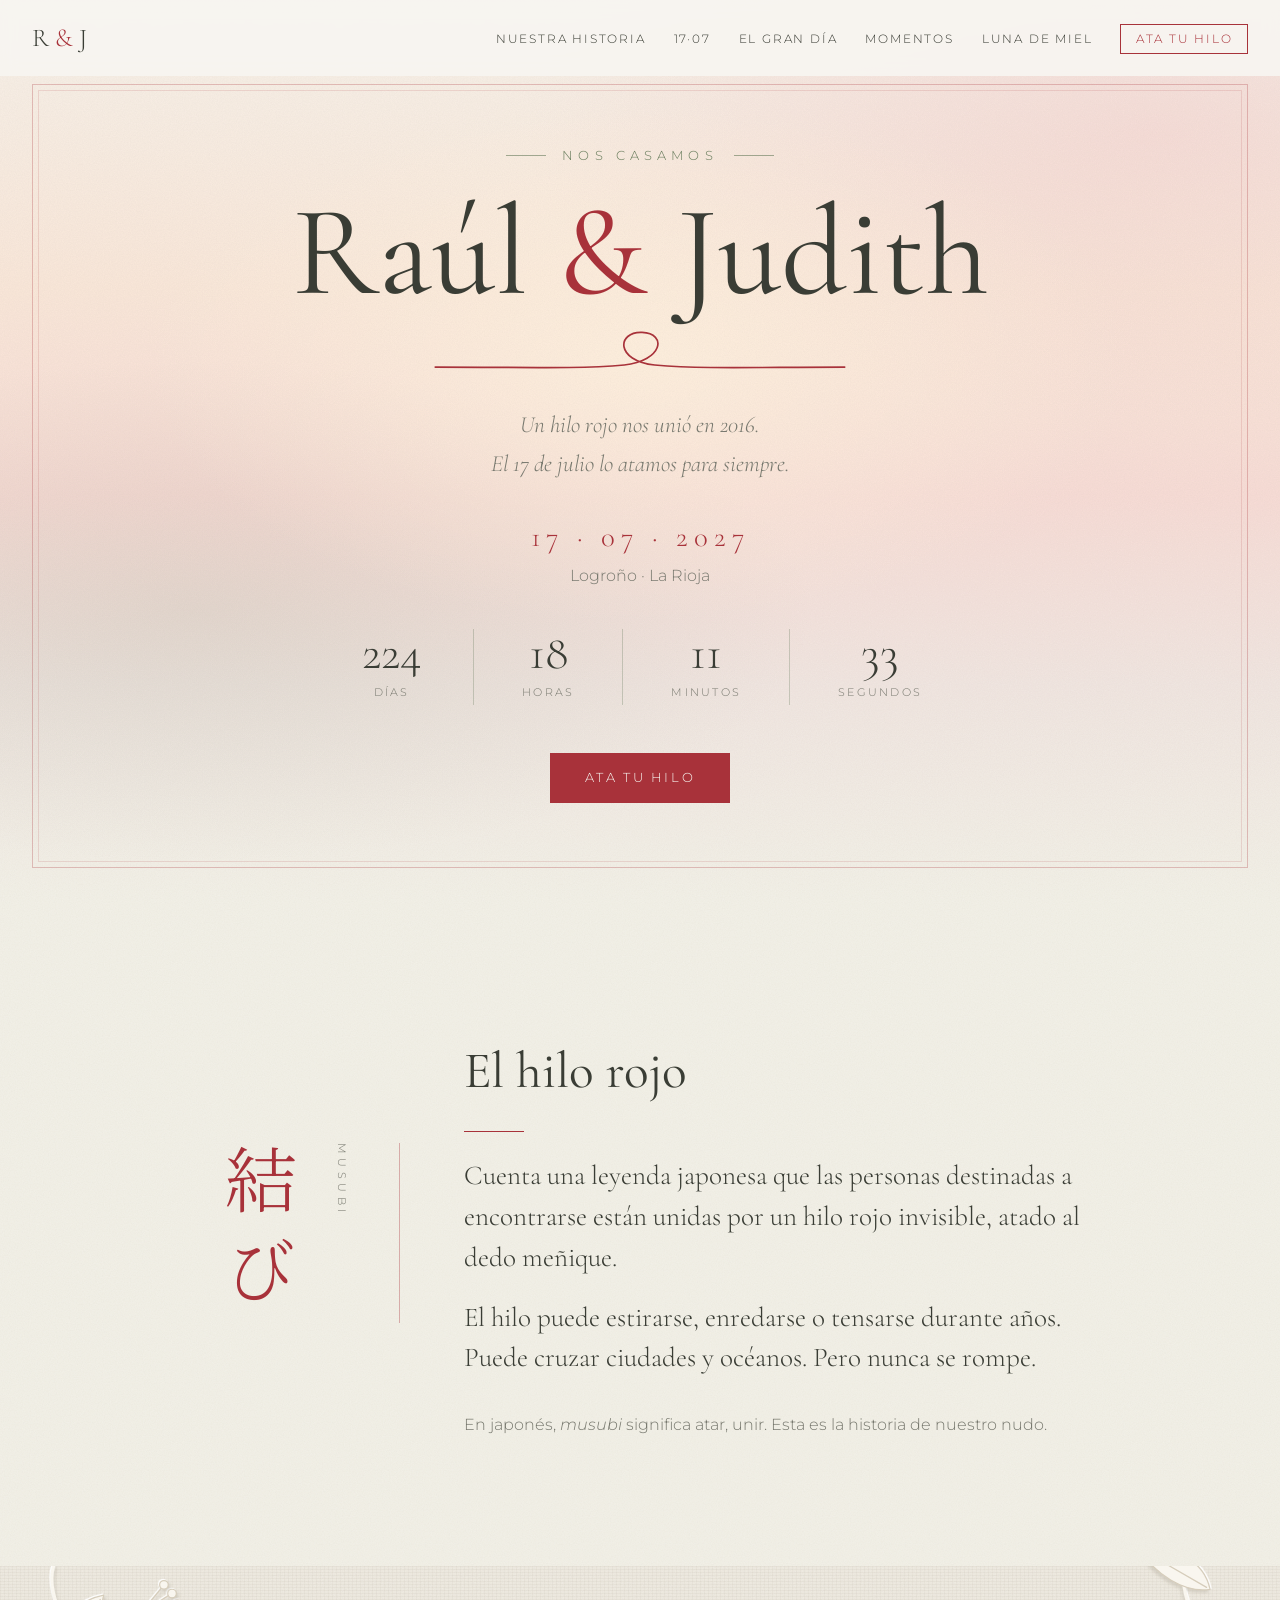
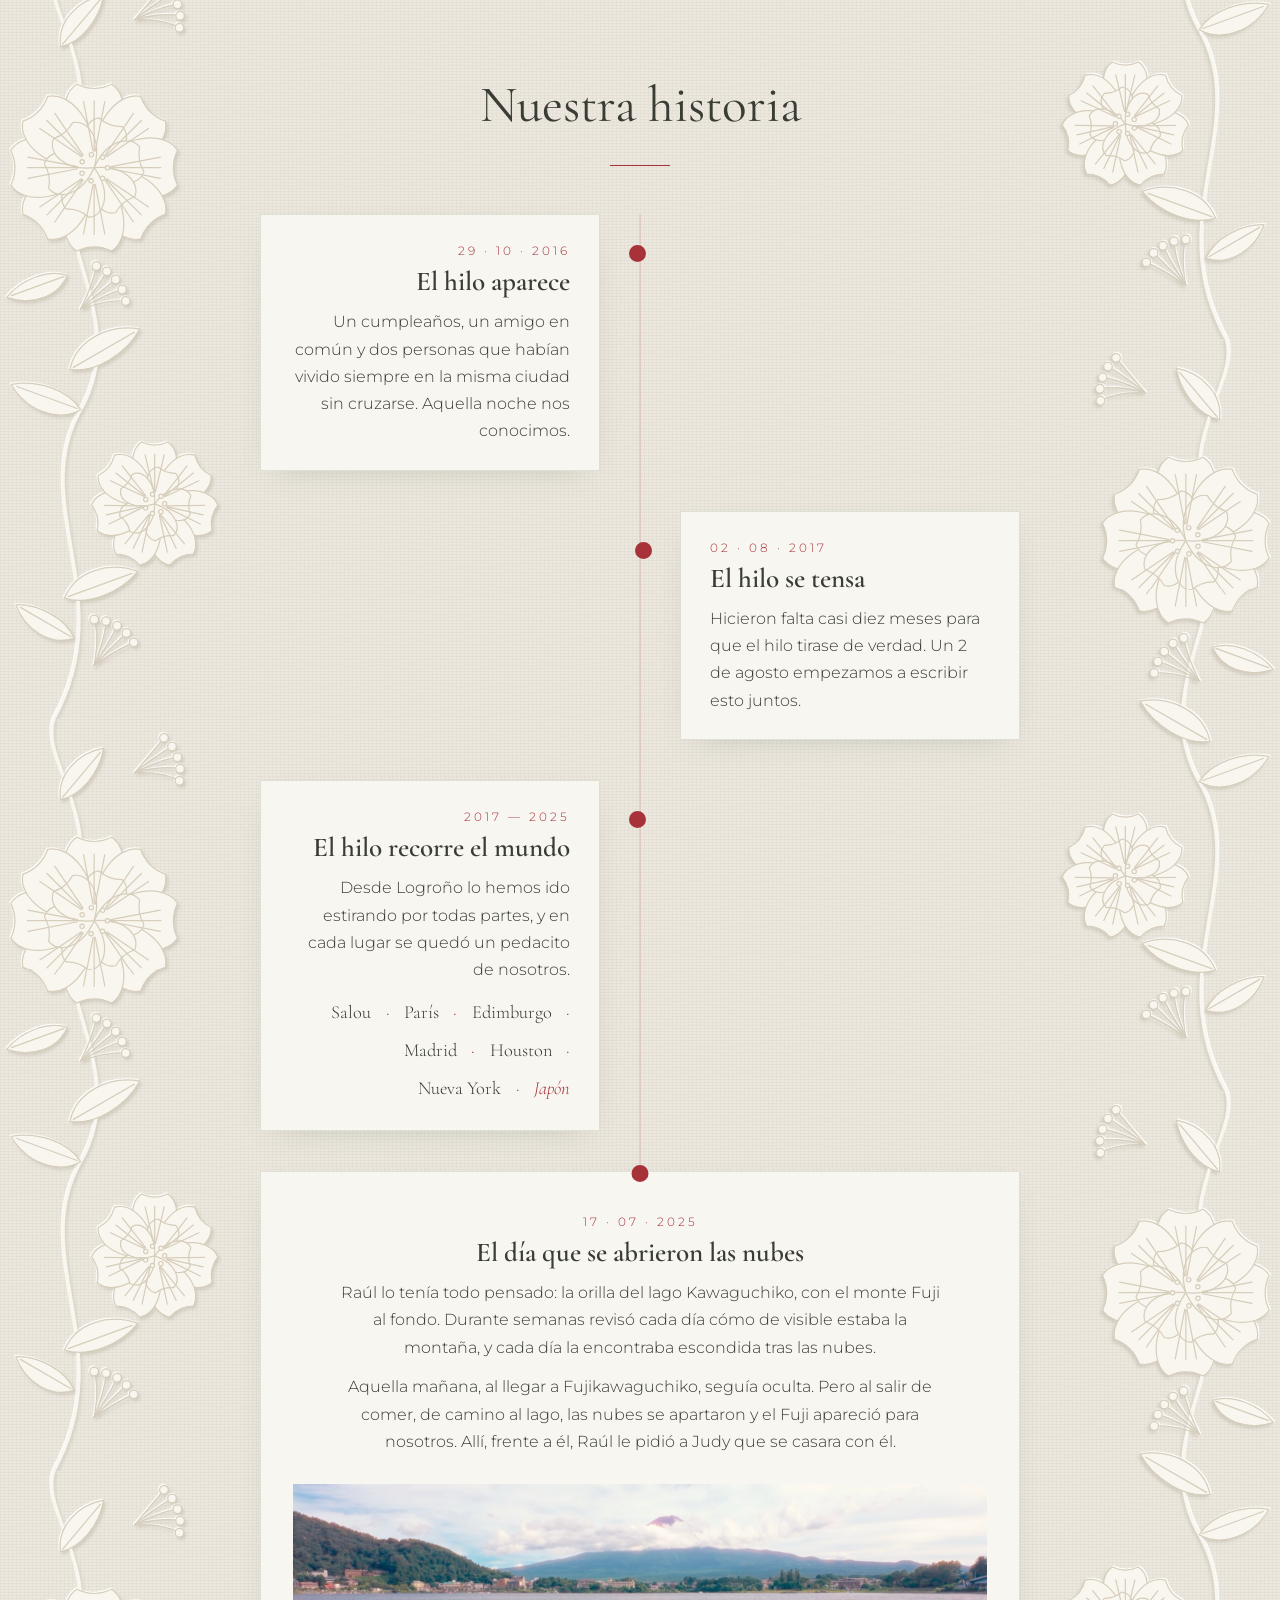
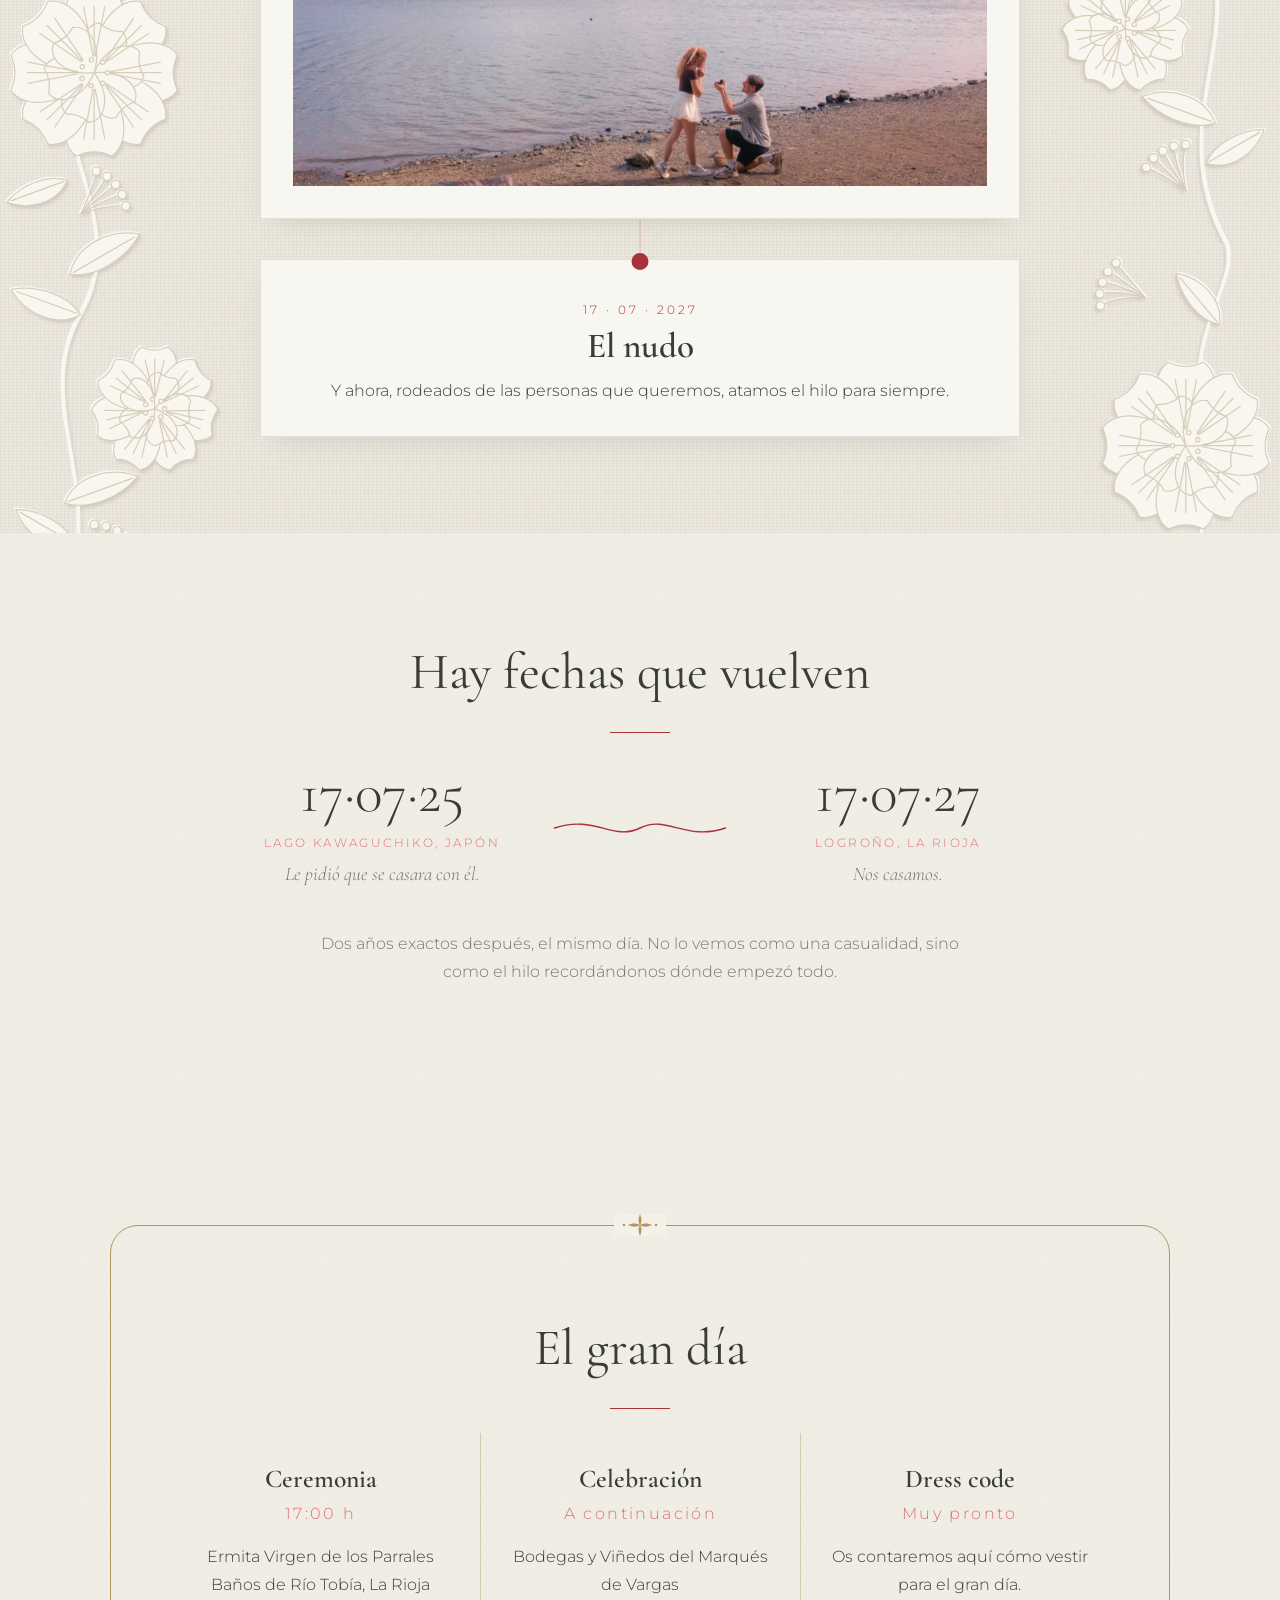
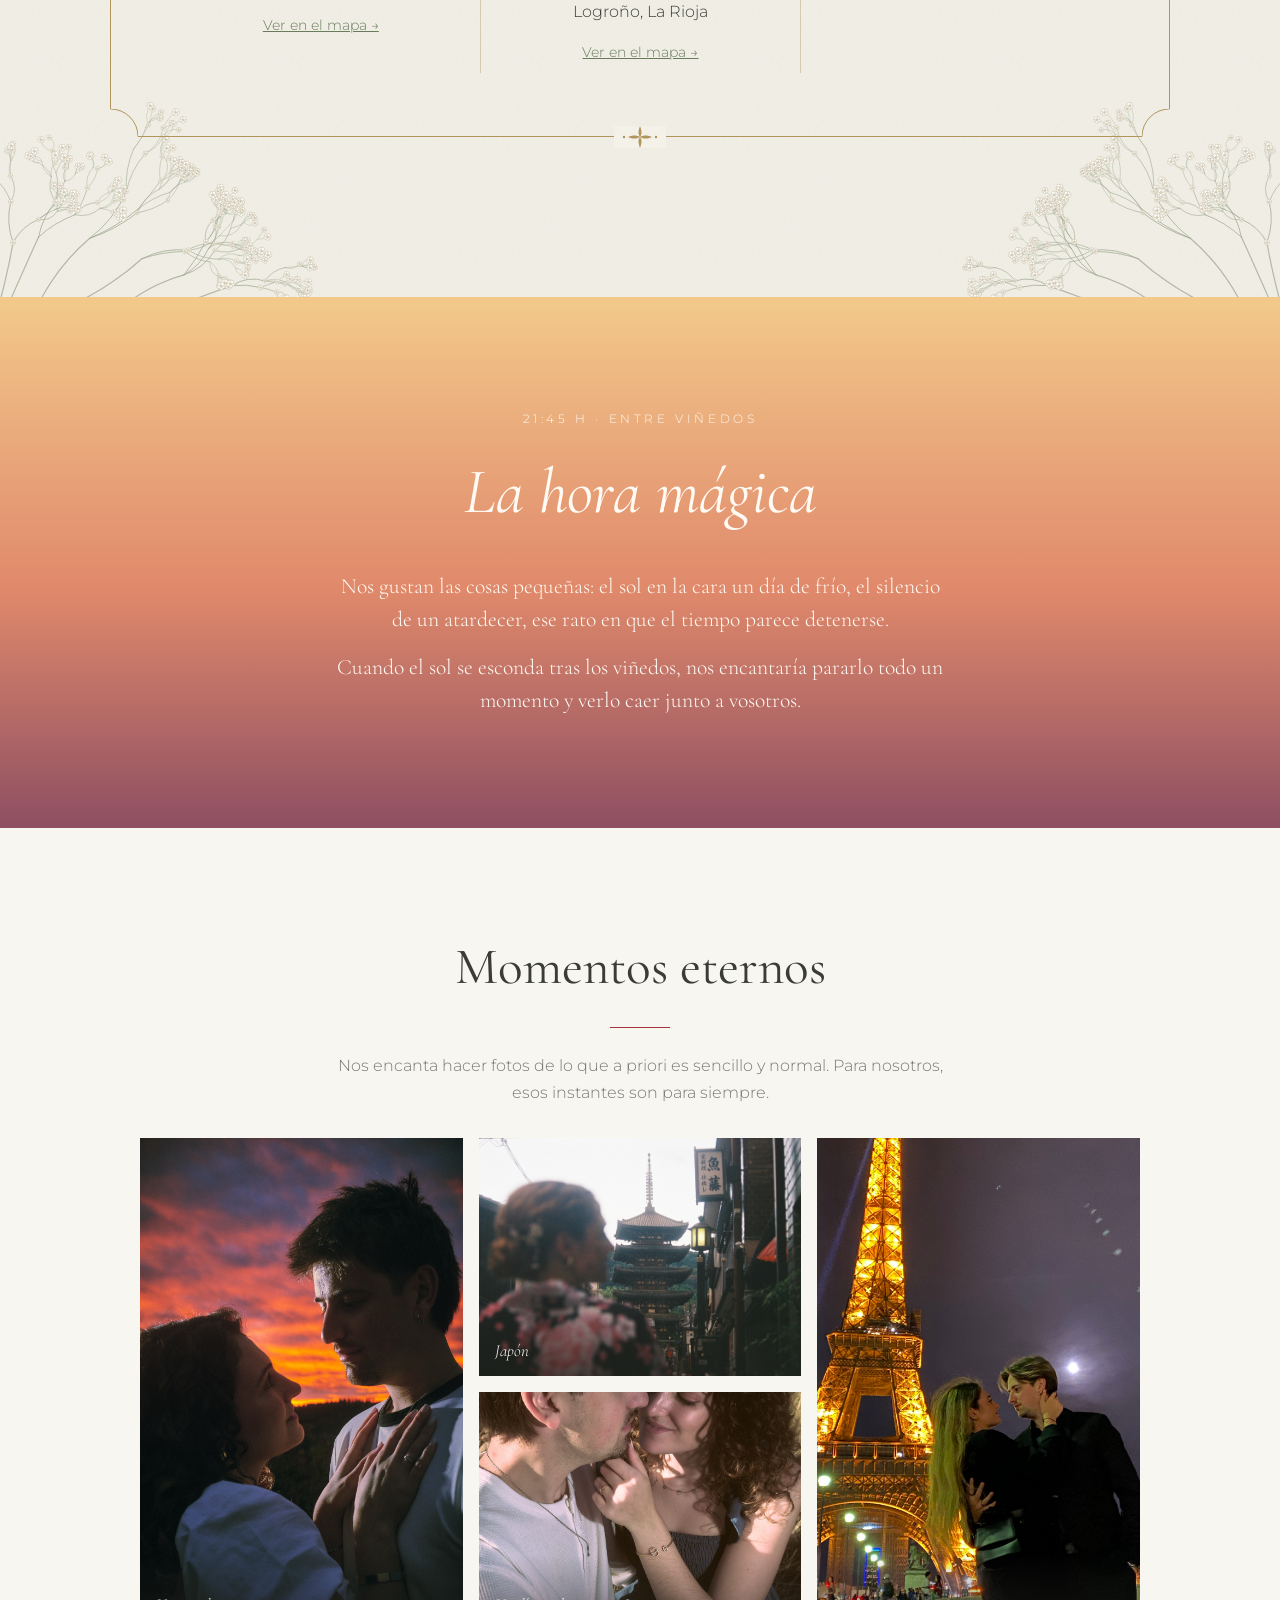
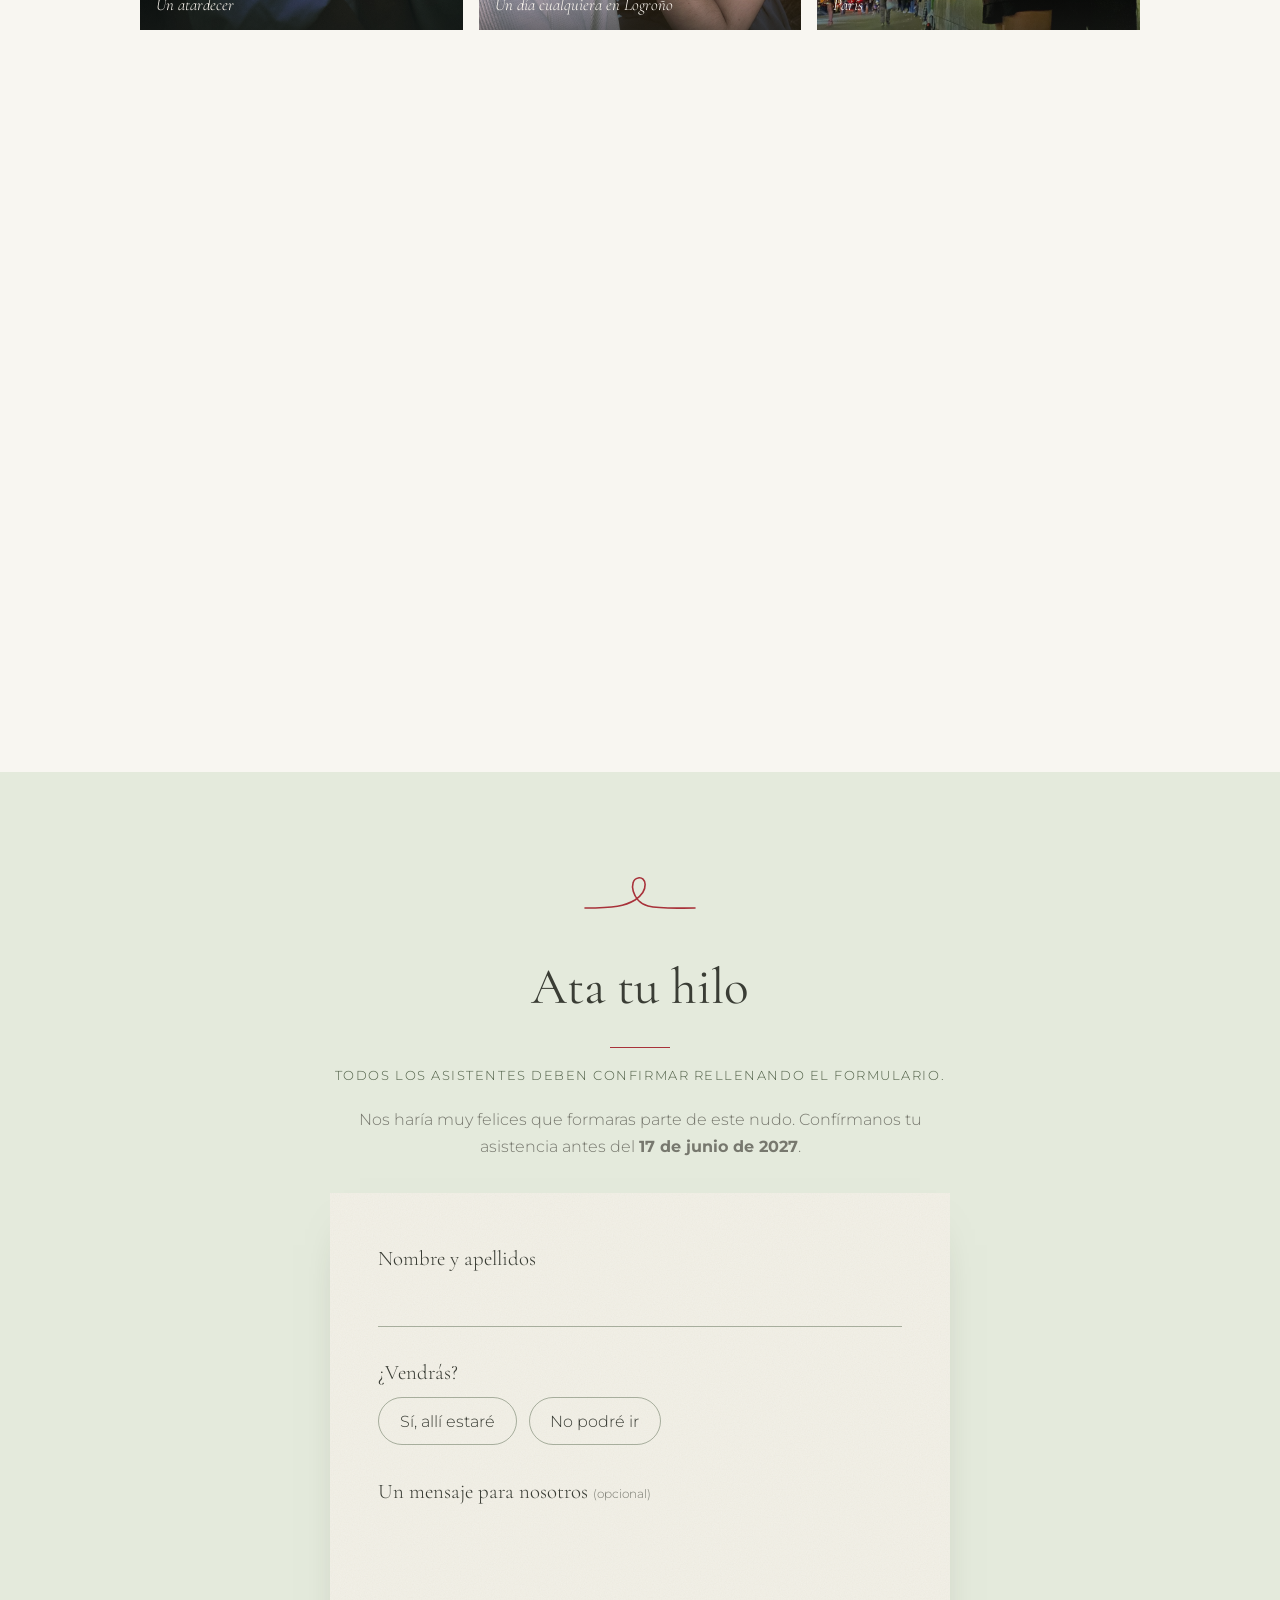
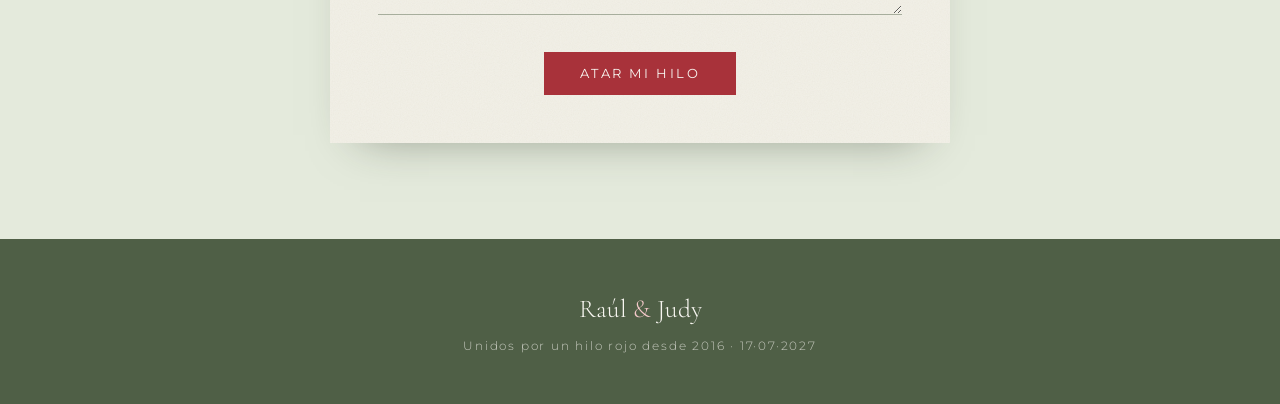
<file: index.html>
<!doctype html>
<html lang="es">
<head>
  <meta charset="utf-8">
  <meta name="viewport" content="width=device-width, initial-scale=1">
  <title>Raúl & Judy · 17·07·2027</title>
  <meta name="description" content="Un hilo rojo nos unió en 2016. El 17 de julio de 2027 lo atamos para siempre.">
  <link rel="preconnect" href="https://fonts.googleapis.com">
  <link rel="preconnect" href="https://fonts.gstatic.com" crossorigin>
  <link href="https://fonts.googleapis.com/css2?family=Cormorant+Garamond:ital,wght@0,400;0,600;1,400&family=Montserrat:wght@300;400;500&display=swap" rel="stylesheet">
  <link href="https://fonts.googleapis.com/css2?family=Noto+Serif+JP&text=%E7%B5%90%E3%81%B3&display=swap" rel="stylesheet">
  <link rel="stylesheet" href="styles.css?v=20261126">
  <script>document.documentElement.classList.add("js");</script>
</head>
<body>

  <nav class="nav">
    <a href="#inicio" class="nav__logo">R <span>&</span> J</a>
    <ul class="nav__links">
      <li><a href="#historia">Nuestra historia</a></li>
      <li><a href="#fecha">17·07</a></li>
      <li><a href="#detalles">El gran día</a></li>
      <li><a href="#momentos">Momentos</a></li>
      <li class="nav__luna"><a href="luna-de-miel.html" data-luna>Luna de miel</a></li>
      <li><a href="#rsvp" class="nav__cta">Ata tu hilo</a></li>
    </ul>
  </nav>

  <header id="inicio" class="hero">
    <div class="hero__inner">
      <p class="hero__kicker">Nos casamos</p>
      <h1 class="hero__names">Raúl <span>&</span> Judith</h1>

      <svg class="thread thread--hero" viewBox="0 0 400 60" aria-hidden="true">
        <path pathLength="1" d="M5 42 C 90 42 140 44 185 40 C 222 36 226 10 202 9 C 178 8 176 36 214 40 C 260 44 310 42 395 42" />
      </svg>

      <p class="hero__tagline">Un hilo rojo nos unió en 2016.<br>El 17 de julio lo atamos para siempre.</p>

      <p class="hero__date">
        <time id="wedding-date" datetime="2027-07-17T17:00:00+02:00">17 · 07 · 2027</time>
      </p>
      <p class="hero__place">Logroño · La Rioja</p>

      <div class="countdown" aria-label="Cuenta atrás">
        <div><span id="cd-days">0</span><small>días</small></div>
        <div><span id="cd-hours">0</span><small>horas</small></div>
        <div><span id="cd-mins">0</span><small>minutos</small></div>
        <div><span id="cd-secs">0</span><small>segundos</small></div>
      </div>

      <a href="#rsvp" class="btn">Ata tu hilo</a>
    </div>
  </header>

  <main>
    <section id="leyenda" class="section legend">
      <div class="legend__grid">
        <div class="legend__kanji" aria-hidden="true"><span>結び</span><small>musubi</small></div>
        <div>
          <h2 class="section__title">El hilo rojo</h2>
          <p class="legend__text reveal">
            Cuenta una leyenda japonesa que las personas destinadas a encontrarse
            están unidas por un hilo rojo invisible, atado al dedo meñique.
          </p>
          <p class="legend__text reveal">
            El hilo puede estirarse, enredarse o tensarse durante años.
            Puede cruzar ciudades y océanos. Pero nunca se rompe.
          </p>
          <p class="legend__note reveal">
            En japonés, <em>musubi</em> significa atar, unir. Esta es la historia de nuestro nudo.
          </p>
        </div>
      </div>
    </section>

    <section id="historia" class="section story">
      <h2 class="section__title">Nuestra historia</h2>

      <div class="story__line">
        <div class="story__thread" aria-hidden="true"><div class="story__thread-fill"></div></div>

        <article class="knot reveal">
          <p class="knot__date">29 · 10 · 2016</p>
          <h3>El hilo aparece</h3>
          <p>
            Un cumpleaños, un amigo en común y dos personas que habían vivido siempre
            en la misma ciudad sin cruzarse. Aquella noche nos conocimos.
          </p>
        </article>

        <article class="knot reveal">
          <p class="knot__date">02 · 08 · 2017</p>
          <h3>El hilo se tensa</h3>
          <p>
            Hicieron falta casi diez meses para que el hilo tirase de verdad.
            Un 2 de agosto empezamos a escribir esto juntos.
          </p>
        </article>

        <article class="knot reveal">
          <p class="knot__date">2017 — 2025</p>
          <h3>El hilo recorre el mundo</h3>
          <p>
            Desde Logroño lo hemos ido estirando por todas partes, y en cada lugar
            se quedó un pedacito de nosotros.
          </p>
          <ul class="cities">
            <li>Salou</li>
            <li>París</li>
            <li>Edimburgo</li>
            <li>Madrid</li>
            <li>Houston</li>
            <li>Nueva York</li>
            <li class="cities__main">Japón</li>
          </ul>
        </article>

        <article class="knot knot--feature reveal">
          <p class="knot__date">17 · 07 · 2025</p>
          <h3>El día que se abrieron las nubes</h3>
          <p>
            Raúl lo tenía todo pensado: la orilla del lago Kawaguchiko, con el monte Fuji al fondo.
            Durante semanas revisó cada día cómo de visible estaba la montaña, y cada día
            la encontraba escondida tras las nubes.
          </p>
          <p>
            Aquella mañana, al llegar a Fujikawaguchiko, seguía oculta. Pero al salir de comer,
            de camino al lago, las nubes se apartaron y el Fuji apareció para nosotros.
            Allí, frente a él, Raúl le pidió a Judy que se casara con él.
          </p>
          <figure class="knot__photo">
            <img src="img/fuji-pedida.jpg" width="1800" height="784" loading="lazy"
              alt="Raúl, de rodillas, le pide matrimonio a Judy a la orilla del lago Kawaguchiko, con el Fuji asomando entre las nubes">
          </figure>
        </article>

        <article class="knot knot--final reveal">
          <p class="knot__date">17 · 07 · 2027</p>
          <h3>El nudo</h3>
          <p>Y ahora, rodeados de las personas que queremos, atamos el hilo para siempre.</p>
        </article>
      </div>
    </section>

    <section id="fecha" class="section dates">
      <span class="petal" style="left: 4%; animation-duration: 16s; animation-delay: 0s"></span>
      <span class="petal petal--small" style="left: 12%; animation-duration: 22s; animation-delay: -8s"></span>
      <span class="petal" style="left: 20%; animation-duration: 19s; animation-delay: -5s"></span>
      <span class="petal petal--small" style="left: 29%; animation-duration: 24s; animation-delay: -13s"></span>
      <span class="petal" style="left: 37%; animation-duration: 17s; animation-delay: -10s"></span>
      <span class="petal petal--small" style="left: 46%; animation-duration: 23s; animation-delay: -2s"></span>
      <span class="petal" style="left: 55%; animation-duration: 20s; animation-delay: -15s"></span>
      <span class="petal" style="left: 63%; animation-duration: 21s; animation-delay: -3s"></span>
      <span class="petal petal--small" style="left: 71%; animation-duration: 25s; animation-delay: -11s"></span>
      <span class="petal" style="left: 79%; animation-duration: 18s; animation-delay: -7s"></span>
      <span class="petal petal--small" style="left: 86%; animation-duration: 22s; animation-delay: -17s"></span>
      <span class="petal" style="left: 94%; animation-duration: 20s; animation-delay: -12s"></span>
      <h2 class="section__title">Hay fechas que vuelven</h2>
      <div class="dates__pair reveal">
        <div class="dates__item">
          <p class="dates__num">17·07·25</p>
          <p class="dates__where">Lago Kawaguchiko, Japón</p>
          <p>Le pidió que se casara con él.</p>
        </div>
        <svg class="thread thread--dates" viewBox="0 0 200 40" aria-hidden="true">
          <path pathLength="1" d="M5 20 C 50 5 70 35 100 20 C 130 5 150 35 195 20" />
        </svg>
        <div class="dates__item">
          <p class="dates__num">17·07·27</p>
          <p class="dates__where">Logroño, La Rioja</p>
          <p>Nos casamos.</p>
        </div>
      </div>
      <p class="section__lead reveal">
        Dos años exactos después, el mismo día. No lo vemos como una casualidad,
        sino como el hilo recordándonos dónde empezó todo.
      </p>
    </section>

    <section id="detalles" class="section invitation">
      <div class="invitation__frame">
        <span class="invitation__ornament invitation__ornament--top" aria-hidden="true"></span>
        <h2 class="section__title">El gran día</h2>
        <div class="cards">
          <article class="card reveal">
            <h3>Ceremonia</h3>
            <p class="card__time">17:00 h</p>
            <p>Ermita Virgen de los Parrales<br>Baños de Río Tobía, La Rioja</p>
            <a class="link" href="https://maps.app.goo.gl/fTjcRmtDrQo7tExN9" target="_blank" rel="noopener">Ver en el mapa →</a>
          </article>
          <article class="card reveal">
            <h3>Celebración</h3>
            <p class="card__time">A continuación</p>
            <p>Bodegas y Viñedos del Marqués de Vargas<br>Logroño, La Rioja</p>
            <a class="link" href="https://maps.app.goo.gl/u3kuGZbr5H2L1ZBg6" target="_blank" rel="noopener">Ver en el mapa →</a>
          </article>
          <article class="card reveal">
            <h3>Dress code</h3>
            <p class="card__time">Muy pronto</p>
            <p>Os contaremos aquí cómo vestir para el gran día.</p>
          </article>
        </div>
        <span class="invitation__ornament" aria-hidden="true"></span>
      </div>
    </section>

    <section id="hora-magica" class="golden">
      <div class="golden__inner reveal">
        <p class="golden__kicker">21:45 h · entre viñedos</p>
        <h2 class="golden__title">La hora mágica</h2>
        <p>
          Nos gustan las cosas pequeñas: el sol en la cara un día de frío,
          el silencio de un atardecer, ese rato en que el tiempo parece detenerse.
        </p>
        <p>
          Cuando el sol se esconda tras los viñedos, nos encantaría pararlo todo un momento
          y verlo caer junto a vosotros.
        </p>
      </div>
    </section>

    <section id="momentos" class="section">
      <h2 class="section__title">Momentos eternos</h2>
      <p class="section__lead">
        Nos encanta hacer fotos de lo que a priori es sencillo y normal.
        Para nosotros, esos instantes son para siempre.
      </p>
      <div class="gallery">
        <figure class="tile tile--atardecer reveal">
          <img src="img/atardecer.jpg" width="1200" height="1800" loading="lazy" alt="Raúl y Judy mirándose frente a un atardecer rojo y morado">
          <figcaption>Un atardecer</figcaption>
        </figure>
        <figure class="tile tile--japon reveal">
          <img src="img/japon.jpg" width="1660" height="1103" loading="lazy" alt="Judy en kimono de espaldas, con la pagoda Yasaka de Kioto al fondo">
          <figcaption>Japón</figcaption>
        </figure>
        <figure class="tile tile--paris reveal">
          <img src="img/paris.jpg" width="1350" height="1800" loading="lazy" alt="Raúl y Judy a punto de besarse bajo la torre Eiffel iluminada">
          <figcaption>París</figcaption>
        </figure>
        <figure class="tile tile--logrono reveal">
          <img src="img/logrono.jpg" width="1080" height="720" loading="lazy" alt="Raúl y Judy abrazados al sol, muy cerca">
          <figcaption>Un día cualquiera en Logroño</figcaption>
        </figure>
        <figure class="tile tile--edimburgo reveal">
          <img src="img/edimburgo.jpg" width="1073" height="1600" loading="lazy" alt="Raúl y Judy sonriendo en un autobús de Edimburgo">
          <figcaption>Edimburgo</figcaption>
        </figure>
        <figure class="tile tile--nueva-york reveal">
          <img src="img/nueva-york.jpg" width="1800" height="1341" loading="lazy" alt="Raúl y Judy junto al río con el puente de Brooklyn y Manhattan al anochecer">
          <figcaption>Nueva York</figcaption>
        </figure>
        <figure class="tile tile--sol reveal">
          <img src="img/sol.jpg" width="1125" height="1727" loading="lazy" alt="Judy de espaldas con los brazos abiertos en un campo de girasoles">
          <figcaption>El sol en un día de frío</figcaption>
        </figure>
      </div>
      <p class="section__lead gallery__note reveal">
        El 17 de julio, vuestras fotos también serán parte de la historia.
        Muy pronto os contaremos cómo compartirlas con nosotros.
      </p>
    </section>

    <section id="rsvp" class="section section--alt rsvp">
      <svg class="thread thread--rsvp" viewBox="0 0 120 60" aria-hidden="true">
        <path pathLength="1" d="M5 40 C 35 40 45 38 55 32 C 70 22 66 8 58 10 C 48 12 52 34 68 38 C 80 41 95 40 115 40" />
      </svg>
      <h2 class="section__title">Ata tu hilo</h2>
      <p class="rsvp__notice">Todos los asistentes deben confirmar rellenando el formulario.</p>
      <p class="section__lead">
        Nos haría muy felices que formaras parte de este nudo.
        Confírmanos tu asistencia antes del <strong>17 de junio de 2027</strong>.
      </p>
      <form class="rsvp-form" id="rsvp-form" novalidate>
        <label class="field">
          <span class="field__label">Nombre y apellidos</span>
          <input type="text" name="name" autocomplete="name" required>
        </label>

        <fieldset class="field">
          <legend class="field__label">¿Vendrás?</legend>
          <div class="choices">
            <label class="choice"><input type="radio" name="attending" value="Sí, allí estaré" required><span>Sí, allí estaré</span></label>
            <label class="choice"><input type="radio" name="attending" value="No podré ir"><span>No podré ir</span></label>
          </div>
        </fieldset>

        <div class="rsvp-form__more" hidden>
          <label class="field">
            <span class="field__label">Alergias</span>
            <input type="text" name="allergies" placeholder="Ninguna" autocomplete="off">
          </label>
          <label class="field">
            <span class="field__label">Una canción que no puede faltar</span>
            <input type="text" name="song" autocomplete="off">
          </label>
        </div>

        <label class="field">
          <span class="field__label">Un mensaje para nosotros <small>(opcional)</small></span>
          <textarea name="message" rows="3"></textarea>
        </label>

        <p class="rsvp-form__error" role="alert" hidden></p>
        <button type="submit" class="btn">Atar mi hilo</button>
        <p class="rsvp-form__note" hidden>Formulario en pruebas: todavía no guarda las respuestas.</p>
      </form>

      <div class="rsvp-thanks" id="rsvp-thanks" hidden tabindex="-1">
        <svg class="thread thread--thanks" viewBox="0 0 120 60" aria-hidden="true">
          <path pathLength="1" d="M5 40 C 35 40 45 38 55 32 C 70 22 66 8 58 10 C 48 12 52 34 68 38 C 80 41 95 40 115 40" />
        </svg>
        <h3 class="rsvp-thanks__title"></h3>
        <p class="rsvp-thanks__text"></p>
      </div>
    </section>
  </main>

  <footer class="footer">
    <p class="footer__names">Raúl <span>&</span> Judy</p>
    <p class="footer__line">Unidos por un hilo rojo desde 2016 · 17·07·2027</p>
  </footer>

  <dialog class="lock-dialog" id="luna-dialog" aria-label="Luna de miel">
    <button type="button" class="lock__close" aria-label="Cerrar">×</button>
    <form class="lock" novalidate>
      <svg class="thread thread--lock is-drawn" viewBox="0 0 120 60" aria-hidden="true">
        <path pathLength="1" d="M5 40 C 35 40 45 38 55 32 C 70 22 66 8 58 10 C 48 12 52 34 68 38 C 80 41 95 40 115 40" />
      </svg>
      <p class="lock__title">Luna de miel</p>
      <p class="lock__text">Este rincón es solo para nosotros dos.</p>
      <input class="lock__input" type="password" name="password" placeholder="Contraseña" aria-label="Contraseña" autocomplete="current-password">
      <p class="lock__error" role="alert" hidden></p>
      <button type="submit" class="btn">Entrar</button>
    </form>
  </dialog>

  <script src="script.js?v=20261126"></script>
  <script src="luna.js?v=20261126"></script>
</body>
</html>
</file>
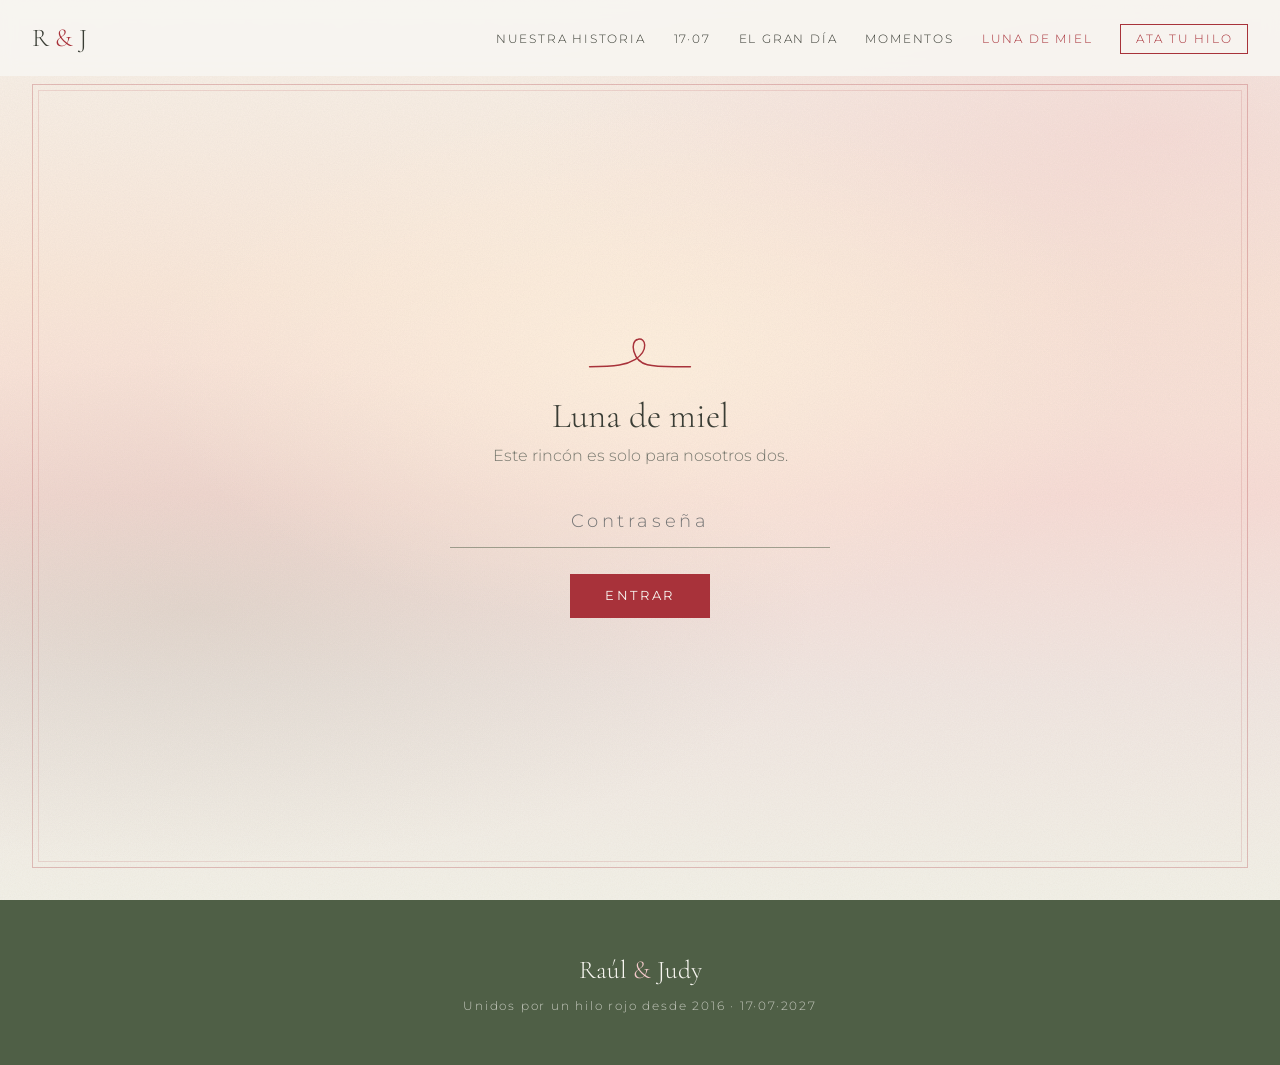
<file: luna-de-miel.html>
<!doctype html>
<html lang="es">
<head>
  <meta charset="utf-8">
  <meta name="viewport" content="width=device-width, initial-scale=1">
  <title>Luna de miel · Raúl & Judy</title>
  <meta name="robots" content="noindex">
  <link rel="preconnect" href="https://fonts.googleapis.com">
  <link rel="preconnect" href="https://fonts.gstatic.com" crossorigin>
  <link href="https://fonts.googleapis.com/css2?family=Cormorant+Garamond:ital,wght@0,400;0,600;1,400&family=Montserrat:wght@300;400;500&display=swap" rel="stylesheet">
  <link rel="stylesheet" href="styles.css?v=20261126">
  <script>document.documentElement.classList.add("js");</script>
</head>
<body>

  <nav class="nav">
    <a href="index.html" class="nav__logo">R <span>&</span> J</a>
    <ul class="nav__links">
      <li><a href="index.html#historia">Nuestra historia</a></li>
      <li><a href="index.html#fecha">17·07</a></li>
      <li><a href="index.html#detalles">El gran día</a></li>
      <li><a href="index.html#momentos">Momentos</a></li>
      <li class="nav__luna"><a href="luna-de-miel.html" aria-current="page">Luna de miel</a></li>
      <li><a href="index.html#rsvp" class="nav__cta">Ata tu hilo</a></li>
    </ul>
  </nav>

  <main id="luna">
    <section class="hero hm-locked">
      <div class="hero__inner">
        <form class="lock" novalidate>
          <svg class="thread thread--lock is-drawn" viewBox="0 0 120 60" aria-hidden="true">
            <path pathLength="1" d="M5 40 C 35 40 45 38 55 32 C 70 22 66 8 58 10 C 48 12 52 34 68 38 C 80 41 95 40 115 40" />
          </svg>
          <p class="lock__title">Luna de miel</p>
          <p class="lock__text">Este rincón es solo para nosotros dos.</p>
          <input class="lock__input" type="password" name="password" placeholder="Contraseña" aria-label="Contraseña" autocomplete="current-password">
          <p class="lock__error" role="alert" hidden></p>
          <button type="submit" class="btn">Entrar</button>
        </form>
      </div>
    </section>
  </main>

  <footer class="footer">
    <p class="footer__names">Raúl <span>&</span> Judy</p>
    <p class="footer__line">Unidos por un hilo rojo desde 2016 · 17·07·2027</p>
  </footer>

  <script src="luna.js?v=20261126"></script>
</body>
</html>
</file>
<file: styles.css>
:root {
  /* Paleta de la web: salvia, melocotón, coral, rosa empolvado y blanco roto */
  --cream: #f8f6f1;
  --sand: #e4eadc;
  --washi: #f3f1e8;
  --gold: #b0955c;
  --paper-noise: url("data:image/svg+xml,%3Csvg xmlns='http://www.w3.org/2000/svg' width='240' height='240'%3E%3Cfilter id='n'%3E%3CfeTurbulence type='fractalNoise' baseFrequency='.85' numOctaves='3' stitchTiles='stitch'/%3E%3CfeColorMatrix values='0 0 0 0 .35 0 0 0 0 .33 0 0 0 0 .27 0 0 0 .09 0'/%3E%3C/filter%3E%3Crect width='100%25' height='100%25' filter='url(%23n)'/%3E%3C/svg%3E");
  --ink: #3a3d35;
  --muted: #77786e;
  --sage: #687c5c;
  --sage-dark: #4f5f46;
  --peach: #ee9f72;
  --coral: #dc6f78;
  --blush: #f3c8c9;
  --red: #a8323a;
  --dusk-1: #f3c98b;
  --dusk-2: #e0896b;
  --dusk-3: #8e4f62;
  --serif: "Cormorant Garamond", Georgia, serif;
  --sans: "Montserrat", system-ui, sans-serif;
}

* { box-sizing: border-box; margin: 0; padding: 0; }

html { scroll-behavior: smooth; }

body {
  background: var(--cream);
  color: var(--ink);
  font-family: var(--sans);
  font-weight: 300;
  line-height: 1.7;
}

a { color: inherit; }

/* Navegación */
.nav {
  position: fixed;
  inset: 0 0 auto 0;
  z-index: 10;
  display: flex;
  justify-content: space-between;
  align-items: center;
  padding: 1rem 2rem;
  background: rgba(248, 246, 241, 0.9);
  backdrop-filter: blur(8px);
}
.nav__logo {
  font-family: var(--serif);
  font-size: 1.6rem;
  text-decoration: none;
}
.nav__logo span, .hero__names span, .footer span { color: var(--red); }
.footer span { color: var(--blush); }
.nav__links { display: flex; gap: 1.75rem; list-style: none; }
.nav__links a {
  text-decoration: none;
  font-size: 0.75rem;
  letter-spacing: 0.15em;
  text-transform: uppercase;
}
.nav__links a:hover { color: var(--red); }
.nav__cta { border: 1px solid var(--red); color: var(--red); padding: 0.4rem 0.9rem; }

/* Hilo rojo (SVG) */
.thread path {
  fill: none;
  stroke: var(--red);
  stroke-width: 1.6;
  stroke-linecap: round;
  stroke-dasharray: 1;
  stroke-dashoffset: 0;
}
.js .thread path { stroke-dashoffset: 1; transition: stroke-dashoffset 2.4s ease-in-out; }
.js .thread.is-drawn path { stroke-dashoffset: 0; }

/* Hero */
.hero {
  min-height: 100vh;
  display: grid;
  place-items: center;
  text-align: center;
  padding: 7rem 1.5rem 4rem;
  position: relative;
  overflow: hidden;
  /* Atardecer sutil: cielo claro arriba, melocotón y rosa en el centro, salvia en el horizonte */
  background:
    radial-gradient(ellipse 55% 42% at 50% 40%, rgba(255, 240, 222, 0.9), transparent 70%),
    radial-gradient(ellipse 70% 40% at 15% 68%, rgba(104, 124, 92, 0.12), transparent 70%),
    radial-gradient(ellipse 70% 45% at 90% 15%, rgba(243, 200, 201, 0.45), transparent 70%),
    /* termina en el mismo papel que «El hilo rojo» para que el paso sea suave */
    linear-gradient(180deg, #f7f1ea 0%, #fae7d9 32%, #f8dcd6 55%, #f1e6e1 76%, var(--washi) 100%);
}
/* Grano de papel y marco fino de invitación */
.hero::before {
  content: "";
  position: absolute;
  inset: 0;
  background-image: url("data:image/svg+xml,%3Csvg xmlns='http://www.w3.org/2000/svg' width='240' height='240'%3E%3Cfilter id='n'%3E%3CfeTurbulence type='fractalNoise' baseFrequency='.85' numOctaves='3' stitchTiles='stitch'/%3E%3CfeColorMatrix values='0 0 0 0 .35 0 0 0 0 .33 0 0 0 0 .27 0 0 0 .09 0'/%3E%3C/filter%3E%3Crect width='100%25' height='100%25' filter='url(%23n)'/%3E%3C/svg%3E");
  pointer-events: none;
}
.hero::after {
  content: "";
  position: absolute;
  inset: 84px clamp(12px, 3vw, 32px) clamp(12px, 3vw, 32px);
  border: 1px solid rgba(168, 50, 58, 0.28);
  outline: 1px solid rgba(168, 50, 58, 0.14);
  outline-offset: -7px;
  pointer-events: none;
}
.hero__inner { position: relative; z-index: 1; }
.hero .btn { background: var(--red); }
.hero .btn:hover { background: #86262e; }
.hero__kicker {
  display: flex;
  align-items: center;
  justify-content: center;
  gap: 1rem;
  font-size: 0.8rem;
  letter-spacing: 0.4em;
  text-transform: uppercase;
  color: var(--sage);
}
.hero__kicker::before, .hero__kicker::after {
  content: "";
  width: 2.5rem;
  height: 1px;
  background: currentColor;
  opacity: 0.6;
}
.hero__names {
  font-family: var(--serif);
  font-weight: 400;
  font-size: clamp(3.5rem, 12vw, 8rem);
  line-height: 1.1;
  margin-top: 1rem;
}
.thread--hero { display: block; width: min(420px, 90%); margin: 0 auto 1.2rem; }
.hero__tagline {
  font-family: var(--serif);
  font-style: italic;
  font-size: clamp(1.15rem, 3vw, 1.45rem);
  color: var(--muted);
  margin-bottom: 1.8rem;
}
.hero__date {
  font-family: var(--serif);
  font-size: 1.8rem;
  letter-spacing: 0.2em;
  color: var(--red);
}
.hero__place { color: var(--muted); margin-bottom: 2.5rem; }

.countdown {
  display: flex;
  justify-content: center;
  gap: clamp(1rem, 4vw, 3rem);
  margin-bottom: 3rem;
}
.countdown div { min-width: 4.2rem; }
.countdown div + div { border-left: 1px solid rgba(104, 124, 92, 0.3); padding-left: clamp(1rem, 4vw, 3rem); }
.countdown span {
  display: block;
  font-family: var(--serif);
  font-size: clamp(2rem, 6vw, 3rem);
  line-height: 1;
}
.countdown small {
  font-size: 0.7rem;
  letter-spacing: 0.2em;
  text-transform: uppercase;
  color: var(--muted);
}

.btn {
  display: inline-block;
  padding: 0.9rem 2.2rem;
  background: var(--sage-dark);
  color: var(--cream);
  text-decoration: none;
  font-size: 0.8rem;
  letter-spacing: 0.2em;
  text-transform: uppercase;
  transition: background 0.2s;
}
.btn:hover { background: var(--coral); }

/* Secciones */
.section {
  padding: 6rem 1.5rem;
  text-align: center;
}
.section--alt { background: var(--sand); }
.section__title {
  font-family: var(--serif);
  font-weight: 400;
  font-size: clamp(2.2rem, 6vw, 3.2rem);
  margin-bottom: 1.5rem;
}
.section__title::after {
  content: "";
  display: block;
  width: 60px;
  height: 1px;
  background: var(--red);
  margin: 1rem auto 0;
}
.section__lead { max-width: 640px; margin: 0 auto 2rem; color: var(--muted); }

/* Aparición al hacer scroll */
.js .reveal { opacity: 0; transform: translateY(18px); transition: opacity 0.9s ease, transform 0.9s ease; }
.js .reveal.is-visible { opacity: 1; transform: none; }

/* Leyenda: papel washi con 結び (musubi) escrito en vertical */
.legend {
  padding: 8rem 1.5rem;
  background-color: var(--washi);
  background-image: var(--paper-noise);
}
.legend__grid {
  display: grid;
  grid-template-columns: auto 1fr;
  gap: clamp(1.5rem, 5vw, 4rem);
  align-items: center;
  max-width: 880px;
  margin: 0 auto;
  text-align: left;
}
.legend__kanji {
  display: flex;
  gap: 0.6rem;
  align-items: flex-start;
  padding-right: clamp(1rem, 4vw, 3rem);
  border-right: 1px solid rgba(168, 50, 58, 0.35);
}
.legend__kanji span {
  writing-mode: vertical-rl;
  font-family: "Noto Serif JP", serif;
  font-size: clamp(2.6rem, 7vw, 4.5rem);
  letter-spacing: 0.25em;
  color: var(--red);
}
.legend__kanji small {
  writing-mode: vertical-rl;
  font-size: 0.7rem;
  letter-spacing: 0.4em;
  text-transform: uppercase;
  color: var(--muted);
}
.legend .section__title::after { margin-left: 0; }
.legend__text {
  font-family: var(--serif);
  font-size: clamp(1.3rem, 3.2vw, 1.7rem);
  line-height: 1.5;
  margin-bottom: 1.2rem;
}
.legend__note { color: var(--muted); margin-top: 2rem; }

/* Historia: el hilo baja por la página */
/* Fondo de lino con bordado floral en relieve a ambos lados */
.story {
  position: relative;
  overflow: hidden;
  background-color: #efebe2;
  background-image:
    repeating-linear-gradient(0deg, rgba(120, 108, 86, 0.05) 0 1px, transparent 1px 3px),
    repeating-linear-gradient(90deg, rgba(120, 108, 86, 0.045) 0 1px, transparent 1px 4px),
    var(--paper-noise);
}
.story::before, .story::after {
  content: "";
  position: absolute;
  top: 0;
  bottom: 0;
  width: clamp(150px, 21vw, 290px);
  background: url("img/bordado.svg") 0 0 / 100% auto repeat-y;
  pointer-events: none;
}
.story::before { left: 0; }
.story::after { right: 0; transform: scaleX(-1); background-position: 0 -380px; }
.story > * { position: relative; z-index: 1; }
.story__line {
  position: relative;
  max-width: 760px;
  margin: 3rem auto 0;
  text-align: left;
}
.story__thread {
  position: absolute;
  left: 50%;
  top: 0;
  bottom: 0;
  width: 2px;
  transform: translateX(-50%);
  background: rgba(168, 50, 58, 0.12);
}
.story__thread-fill {
  height: calc(var(--progress, 1) * 100%);
  background: var(--red);
}
.knot {
  position: relative;
  width: calc(50% - 2.5rem);
  margin-bottom: 2.5rem;
  padding: 1.6rem 1.8rem;
  background: var(--cream);
  border: 1px solid rgba(104, 124, 92, 0.18);
  box-shadow: 0 10px 30px -18px rgba(79, 95, 70, 0.35);
}
.knot:nth-of-type(odd) { margin-right: auto; text-align: right; }
.knot:nth-of-type(even) { margin-left: auto; }
.knot::before {
  content: "";
  position: absolute;
  top: 1.85rem;
  width: 13px;
  height: 13px;
  border-radius: 50%;
  border: 2px solid var(--red);
  background: var(--cream);
  transition: background 0.6s ease;
}
.knot:nth-of-type(odd)::before { right: calc(-2.5rem - 6.5px); }
.knot:nth-of-type(even)::before { left: calc(-2.5rem - 6.5px); }
.knot.is-visible::before, html:not(.js) .knot::before { background: var(--red); }
.knot__date {
  font-size: 0.75rem;
  letter-spacing: 0.25em;
  color: var(--red);
}
.knot h3 {
  font-family: var(--serif);
  font-weight: 600;
  font-size: 1.7rem;
  line-height: 1.2;
  margin: 0.3rem 0 0.6rem;
}
.knot p + p { margin-top: 0.8rem; }
.knot--feature, .knot--final { width: 100%; text-align: center !important; padding: 2.5rem 2rem 2rem; }
.knot--feature::before, .knot--final::before { top: -7px; left: 50% !important; right: auto !important; transform: translateX(-50%); }
.knot--feature p { max-width: 600px; margin-inline: auto; }
.knot--final { margin-bottom: 0; }
.knot--final h3 { font-size: 2.2rem; }

.cities {
  list-style: none;
  display: flex;
  flex-wrap: wrap;
  gap: 0.4rem 0.9rem;
  margin-top: 0.9rem;
  font-family: var(--serif);
  font-size: 1.15rem;
}
.knot:nth-of-type(odd) .cities { justify-content: flex-end; }
.cities li::after { content: "·"; margin-left: 0.9rem; color: var(--red); }
.cities li:last-child::after { content: none; }
.cities__main { color: var(--red); font-style: italic; }

/* Foto de la pedida dentro de la historia */
.knot__photo { margin-top: 1.8rem; }
.knot__photo img { display: block; width: 100%; height: auto; }

/* 17·07 */
.dates {
  position: relative;
  overflow: hidden;
  background-color: var(--washi);
  background-image: var(--paper-noise);
}
.dates > :not(.petal) { position: relative; z-index: 1; }
.petal {
  position: absolute;
  top: -30px;
  width: 22px;
  height: 22px;
  background: url("data:image/svg+xml,%3Csvg xmlns='http://www.w3.org/2000/svg' viewBox='0 0 20 20'%3E%3Cpath d='M10 1 C 15 5 16 12 10 19 C 4 12 5 5 10 1 Z M10 1 L 11 4 L 9 4 Z' fill='%23eeaeb2'/%3E%3C/svg%3E") center / contain no-repeat;
  filter: drop-shadow(0 1px 1px rgba(168, 50, 58, 0.15));
  animation: petal-fall linear infinite;
  pointer-events: none;
}
.petal--small { width: 15px; height: 15px; opacity: 0.85; }
@keyframes petal-fall {
  0% { transform: translate(0, 0) rotate(0); }
  50% { transform: translate(40px, 50vh) rotate(160deg); }
  100% { transform: translate(-10px, 110vh) rotate(320deg); }
}
.dates__pair {
  display: grid;
  grid-template-columns: 1fr 180px 1fr;
  align-items: center;
  gap: 1rem;
  max-width: 820px;
  margin: 2rem auto 2.5rem;
}
.dates__num {
  font-family: var(--serif);
  font-size: clamp(2.4rem, 7vw, 3.6rem);
  line-height: 1;
}
.dates__where {
  font-size: 0.75rem;
  letter-spacing: 0.2em;
  text-transform: uppercase;
  color: var(--coral);
  margin: 0.6rem 0 0.3rem;
}
.dates__item p:last-child { color: var(--muted); font-family: var(--serif); font-style: italic; font-size: 1.2rem; }
.thread--dates { width: 100%; }

/* El gran día: papel de algodón con marco fino, sello de lacre y paniculata */
.invitation {
  position: relative;
  overflow: hidden;
  padding: 7rem 1.5rem 10rem;
  background-color: var(--washi);
  background-image: var(--paper-noise);
}
.invitation::before, .invitation::after {
  content: "";
  position: absolute;
  bottom: 0;
  width: min(520px, 60vw);
  aspect-ratio: 520 / 220;
  background: url("img/paniculata.svg") 0 100% / contain no-repeat;
  opacity: 0.85;
  pointer-events: none;
}
.invitation::before { left: 0; }
.invitation::after { right: 0; transform: scaleX(-1); }
.invitation__frame {
  position: relative;
  z-index: 1;
  max-width: 1060px;
  margin: 0 auto;
  padding: 5rem clamp(1.2rem, 4vw, 3.5rem) 4rem;
  background:
    linear-gradient(var(--gold), var(--gold)) 28px 0 / calc(100% - 56px) 1px no-repeat,
    linear-gradient(var(--gold), var(--gold)) 28px 100% / calc(100% - 56px) 1px no-repeat,
    linear-gradient(var(--gold), var(--gold)) 0 28px / 1px calc(100% - 56px) no-repeat,
    linear-gradient(var(--gold), var(--gold)) 100% 28px / 1px calc(100% - 56px) no-repeat,
    url("data:image/svg+xml,%3Csvg xmlns='http://www.w3.org/2000/svg' width='28' height='28'%3E%3Cpath d='M28 .5 A27.5 27.5 0 0 0 .5 28' fill='none' stroke='%23b0955c' stroke-width='1'/%3E%3C/svg%3E") 0 0 / 28px no-repeat,
    url("data:image/svg+xml,%3Csvg xmlns='http://www.w3.org/2000/svg' width='28' height='28'%3E%3Cpath d='M0 .5 A27.5 27.5 0 0 1 27.5 28' fill='none' stroke='%23b0955c' stroke-width='1'/%3E%3C/svg%3E") 100% 0 / 28px no-repeat,
    url("data:image/svg+xml,%3Csvg xmlns='http://www.w3.org/2000/svg' width='28' height='28'%3E%3Cpath d='M.5 0 A27.5 27.5 0 0 1 28 27.5' fill='none' stroke='%23b0955c' stroke-width='1'/%3E%3C/svg%3E") 0 100% / 28px no-repeat,
    url("data:image/svg+xml,%3Csvg xmlns='http://www.w3.org/2000/svg' width='28' height='28'%3E%3Cpath d='M27.5 0 A27.5 27.5 0 0 0 0 27.5' fill='none' stroke='%23b0955c' stroke-width='1'/%3E%3C/svg%3E") 100% 100% / 28px no-repeat;
}
.invitation__ornament {
  position: absolute;
  bottom: 0;
  left: 50%;
  width: 52px;
  height: 22px;
  transform: translate(-50%, 50%);
  background: url("data:image/svg+xml,%3Csvg xmlns='http://www.w3.org/2000/svg' viewBox='0 0 40 24'%3E%3Cg fill='%23b0955c'%3E%3Cpath d='M20 1 C 22 7 22 9 20 12 C 18 9 18 7 20 1Z M20 23 C 22 17 22 15 20 12 C 18 15 18 17 20 23Z M8 12 C 13 10 16 10 20 12 C 16 14 13 14 8 12Z M32 12 C 27 10 24 10 20 12 C 24 14 27 14 32 12Z'/%3E%3Ccircle cx='4' cy='12' r='1.2'/%3E%3Ccircle cx='36' cy='12' r='1.2'/%3E%3C/g%3E%3C/svg%3E") center / 40px no-repeat, var(--washi);
}
.invitation__ornament--top { top: 0; bottom: auto; transform: translate(-50%, -50%); }
.invitation .cards { gap: 0; }
.invitation .card { background: none; padding: 1.5rem 1.5rem 0.5rem; }
.invitation .card + .card { border-left: 1px solid rgba(176, 149, 92, 0.4); }

.cards {
  display: grid;
  grid-template-columns: repeat(auto-fit, minmax(240px, 1fr));
  gap: 1.5rem;
  max-width: 1000px;
  margin: 0 auto;
}
.card {
  background: var(--cream);
  padding: 2.5rem 1.5rem;
}
.card h3 { font-family: var(--serif); font-weight: 600; font-size: 1.6rem; }
.card__time { color: var(--coral); letter-spacing: 0.15em; margin-bottom: 1rem; }
.link { display: inline-block; margin-top: 1rem; font-size: 0.85rem; color: var(--sage); }

/* La hora mágica */
.golden {
  padding: 7rem 1.5rem;
  text-align: center;
  color: #fffaf3;
  background: linear-gradient(180deg, var(--dusk-1) 0%, var(--dusk-2) 55%, var(--dusk-3) 100%);
}
.golden__inner { max-width: 620px; margin: 0 auto; }
.golden__kicker { font-size: 0.75rem; letter-spacing: 0.3em; text-transform: uppercase; }
.golden__title {
  font-family: var(--serif);
  font-weight: 400;
  font-style: italic;
  font-size: clamp(2.6rem, 8vw, 4rem);
  margin: 0.5rem 0 1.5rem;
}
.golden p:not(.golden__kicker) { font-family: var(--serif); font-size: 1.35rem; line-height: 1.5; }
.golden p + p { margin-top: 1rem; }

/* Momentos eternos */
/* Collage: verticales a dos filas, horizontales a una; cada foto reencuadrada con object-position */
.gallery {
  display: grid;
  grid-template-columns: repeat(3, 1fr);
  grid-template-rows: repeat(4, 1fr);
  grid-template-areas:
    "atardecer japon     paris"
    "atardecer logrono   paris"
    "edimburgo nueva-york sol"
    "edimburgo nueva-york sol";
  gap: 1rem;
  max-width: 1000px;
  aspect-ratio: 1;
  margin: 0 auto;
}
.tile { position: relative; overflow: hidden; }
.tile img { display: block; width: 100%; height: 100%; object-fit: cover; transition: transform 1.2s ease; }
.tile:hover img { transform: scale(1.03); }
.tile figcaption {
  position: absolute;
  inset: auto 0 0 0;
  padding: 2.2rem 1rem 0.7rem;
  background: linear-gradient(transparent, rgba(30, 32, 28, 0.55));
  color: #fffaf3;
  font-family: var(--serif);
  font-style: italic;
  font-size: 1.05rem;
  text-align: left;
}
.tile--atardecer { grid-area: atardecer; }
.tile--japon { grid-area: japon; }
.tile--paris { grid-area: paris; }
.tile--paris img { object-position: 38% 50%; }
.tile--logrono { grid-area: logrono; }
.tile--logrono img { object-position: 50% 25%; }
.tile--edimburgo { grid-area: edimburgo; }
.tile--nueva-york { grid-area: nueva-york; }
.tile--nueva-york img { object-position: 44% 50%; }
.tile--sol { grid-area: sol; }
.gallery__note { margin-top: 2.5rem; font-family: var(--serif); font-style: italic; font-size: 1.2rem; }

/* Confirmación */
.thread--rsvp { width: 120px; display: block; margin: 0 auto 1rem; }
.rsvp__notice { margin: -0.4rem auto 1.2rem; font-size: 0.8rem; letter-spacing: 0.12em; text-transform: uppercase; color: var(--sage-dark); }
.field input::placeholder { color: rgba(119, 120, 110, 0.6); }

/* Formulario de asistencia: una tarjeta de papel con campos subrayados */
.rsvp-form, .rsvp-thanks {
  max-width: 620px;
  margin: 0 auto;
  padding: clamp(2rem, 5vw, 3rem) clamp(1.4rem, 5vw, 3rem);
  background: var(--washi);
  background-image: var(--paper-noise);
  box-shadow: 0 22px 45px -30px rgba(40, 50, 35, 0.5);
  text-align: left;
}
.field { display: block; border: 0; margin-bottom: 1.8rem; }
.field__label {
  display: block;
  margin-bottom: 0.4rem;
  padding: 0;
  font-family: var(--serif);
  font-size: 1.3rem;
}
.field__label small { font-family: var(--sans); font-size: 0.75rem; color: var(--muted); }
.field input[type="text"], .field textarea {
  width: 100%;
  padding: 0.5rem 0.1rem;
  border: 0;
  border-bottom: 1px solid rgba(79, 95, 70, 0.45);
  background: transparent;
  color: var(--ink);
  font: inherit;
  resize: vertical;
  transition: border-color 0.2s;
}
.field input[type="text"]:focus, .field textarea:focus { outline: none; border-bottom-color: var(--red); }
.choices { display: flex; flex-wrap: wrap; gap: 0.75rem; }
.choice input { position: absolute; opacity: 0; pointer-events: none; }
.choice span {
  display: inline-block;
  padding: 0.6rem 1.3rem;
  border: 1px solid rgba(79, 95, 70, 0.45);
  border-radius: 999px;
  cursor: pointer;
  transition: background 0.2s, color 0.2s, border-color 0.2s;
}
.choice input:checked + span { background: var(--red); border-color: var(--red); color: var(--cream); }
.choice input:focus-visible + span { outline: 2px solid var(--red); outline-offset: 2px; }
.rsvp-form .btn { display: block; margin: 0.5rem auto 0; border: 0; cursor: pointer; background: var(--red); font-family: var(--sans); }
.rsvp-form .btn:hover { background: #86262e; }
.rsvp-form .btn:disabled { opacity: 0.6; cursor: wait; }
.rsvp-form__error { color: var(--red); text-align: center; margin-bottom: 1rem; }
.rsvp-form__note { margin-top: 1rem; text-align: center; font-size: 0.8rem; color: var(--muted); }
.rsvp-thanks { text-align: center; outline: none; }
.thread--thanks { width: 140px; display: block; margin: 0 auto 1rem; }
.rsvp-thanks__title { font-family: var(--serif); font-weight: 400; font-size: 2rem; margin-bottom: 0.6rem; }
.rsvp-thanks__text { color: var(--muted); }

.footer {
  padding: 3rem 1rem;
  text-align: center;
  background: var(--sage-dark);
  color: var(--cream);
}
.footer__names { font-family: var(--serif); font-size: 1.6rem; }
.footer__line { font-size: 0.75rem; letter-spacing: 0.15em; opacity: 0.7; margin-top: 0.3rem; }

/* Luna de miel: pantalla de contraseña (diálogo en la portada y en su propia página) */
.nav__links a[aria-current="page"] { color: var(--red); }
.lock { max-width: 380px; margin: 0 auto; text-align: center; }
.thread--lock { width: 110px; display: block; margin: 0 auto 0.6rem; }
.lock__title { font-family: var(--serif); font-size: 2.2rem; line-height: 1.2; }
.lock__text { color: var(--muted); margin: 0.3rem 0 1.6rem; }
.lock__input {
  width: 100%;
  padding: 0.7rem 0.2rem;
  border: 0;
  border-bottom: 1px solid rgba(79, 95, 70, 0.5);
  background: transparent;
  color: var(--ink);
  font: inherit;
  font-size: 1.1rem;
  text-align: center;
  letter-spacing: 0.2em;
}
.lock__input:focus { outline: none; border-bottom-color: var(--red); }
.lock__error { color: var(--red); font-size: 0.9rem; margin-top: 0.8rem; }
.lock .btn { margin-top: 1.6rem; border: 0; cursor: pointer; background: var(--red); font-family: var(--sans); }
.lock .btn:hover { background: #86262e; }
.lock .btn:disabled { opacity: 0.6; cursor: wait; }
.lock-dialog {
  width: min(440px, calc(100% - 2rem));
  margin: auto;
  padding: 3rem 2rem 2.5rem;
  border: 0;
  background: var(--washi);
  background-image: var(--paper-noise);
  box-shadow: 0 30px 60px -30px rgba(40, 50, 35, 0.55);
  outline: 1px solid rgba(176, 149, 92, 0.6);
  outline-offset: -10px;
}
.lock-dialog::backdrop { background: rgba(58, 61, 53, 0.45); backdrop-filter: blur(3px); }
.lock__close {
  position: absolute;
  top: 0.8rem;
  right: 1rem;
  border: 0;
  background: none;
  color: var(--muted);
  font-size: 1.8rem;
  line-height: 1;
  cursor: pointer;
}

/* Luna de miel: itinerario */
.hm-hero .countdown span { font-size: clamp(2.2rem, 6vw, 3.2rem); }
.hm-hero__title { font-size: clamp(3rem, 10vw, 6.5rem); }
.hm-section { background: var(--cream); }
.hm-section--alt { background-color: var(--washi); background-image: var(--paper-noise); }
.hm-wrap { max-width: 1000px; margin: 0 auto; }
.hm-kicker { font-size: 0.75rem; letter-spacing: 0.35em; text-transform: uppercase; color: var(--sage); margin-bottom: 0.6rem; }
.hm-subtitle { font-family: var(--serif); font-weight: 400; font-size: 1.8rem; margin: 3rem 0 1rem; }
.hm-subtitle small { font-family: var(--sans); font-size: 0.75rem; letter-spacing: 0.1em; text-transform: uppercase; color: var(--coral); margin-left: 0.5rem; }
.hm-link { color: var(--sage-dark); text-decoration-color: rgba(79, 95, 70, 0.4); text-underline-offset: 3px; }
.hm-link:hover { color: var(--red); }
.hm-small { margin-top: 2.5rem; font-size: 0.8rem; color: var(--muted); }

/* La ruta: el hilo une los destinos */
.hm-route {
  position: relative;
  display: grid;
  grid-template-columns: repeat(var(--stops, 10), 1fr);
  list-style: none;
  margin: 3rem 0 1rem;
}
.hm-route::before {
  content: "";
  position: absolute;
  left: 5%;
  right: 5%;
  top: 9px;
  height: 2px;
  background: var(--red);
}
.hm-route li { position: relative; text-align: center; font-size: 0.8rem; padding: 0 0.2rem; }
.hm-route a { color: inherit; text-decoration: none; display: block; }
.hm-route__knot {
  display: block;
  width: 18px;
  height: 18px;
  margin: 0 auto 0.8rem;
  border-radius: 50%;
  border: 2px solid var(--red);
  background: var(--red);
}
.hm-route__stop--mv .hm-route__knot { background: var(--sage); border-color: var(--sage-dark); }
.hm-route__name { display: block; font-family: var(--serif); font-size: 1.15rem; line-height: 1.2; }
.hm-route__date { display: block; color: var(--muted); font-size: 0.72rem; margin-top: 0.2rem; }
.hm-route a:hover .hm-route__name { color: var(--red); }
.hm-route__end { padding-top: 26px !important; font-family: var(--serif); font-size: 1rem !important; color: var(--muted); }
.hm-route__end::before {
  content: "";
  position: absolute;
  top: 4px;
  left: 50%;
  width: 12px;
  height: 12px;
  border: 2px solid var(--red);
  border-radius: 50%;
  background: var(--cream);
  transform: translateX(-50%);
}
.hm-route__end span { display: block; font-family: var(--sans); font-size: 0.72rem; }
.hm-legend { display: flex; justify-content: center; align-items: center; gap: 0.5rem; font-size: 0.8rem; color: var(--muted); }
.hm-dot { width: 10px; height: 10px; border-radius: 50%; display: inline-block; margin-left: 1rem; }
.hm-dot--cn { background: var(--red); }
.hm-dot--mv { background: var(--sage); }

/* Tablas */
.hm-table-wrap { overflow-x: auto; }
.hm-table { width: 100%; border-collapse: collapse; text-align: left; font-size: 0.92rem; }
.hm-table th, .hm-table td { padding: 0.8rem 0.7rem; border-bottom: 1px solid rgba(79, 95, 70, 0.18); vertical-align: top; }
.hm-table thead th { font-weight: 500; font-size: 0.72rem; letter-spacing: 0.15em; text-transform: uppercase; color: var(--sage-dark); border-bottom-color: rgba(176, 149, 92, 0.6); }
.hm-table tbody th { font-family: var(--serif); font-size: 1.1rem; font-weight: 600; white-space: nowrap; }
.hm-num { text-align: right !important; white-space: nowrap; }

/* Presupuesto */
.hm-budget { max-width: 640px; margin: 0 auto; text-align: left; }
.hm-budget__list { list-style: none; }
.hm-budget__list li { display: flex; justify-content: space-between; gap: 1rem; padding: 0.8rem 0; border-bottom: 1px dotted rgba(79, 95, 70, 0.4); }
.hm-budget__list li span:last-child { white-space: nowrap; }
.hm-budget__total { font-family: var(--serif); font-size: 1.5rem; color: var(--red); border-bottom: 1px solid var(--red) !important; }
.hm-budget__extra { color: var(--muted); }
.hm-note { margin-top: 1.4rem; padding: 0.9rem 1.1rem; background: rgba(238, 159, 114, 0.14); border-left: 3px solid var(--peach); text-align: left; font-size: 0.92rem; }
.hm-note--warn { background: rgba(168, 50, 58, 0.07); border-left-color: var(--red); margin: 0 0 1.2rem; }

/* Vuelos */
.hm-flights { display: grid; grid-template-columns: repeat(auto-fit, minmax(270px, 1fr)); gap: 1rem; text-align: left; }
.hm-flight { background: var(--cream); padding: 1.5rem; border: 1px solid rgba(79, 95, 70, 0.16); }
.hm-flight__date { font-size: 0.72rem; letter-spacing: 0.2em; text-transform: uppercase; color: var(--coral); }
.hm-flight h3 { font-family: var(--serif); font-weight: 600; font-size: 1.35rem; line-height: 1.25; margin: 0.3rem 0 0.5rem; }
.hm-flight p { font-size: 0.9rem; color: var(--muted); }
.hm-flight__price { font-family: var(--serif); font-size: 1.4rem !important; color: var(--ink) !important; margin: 0.6rem 0 0.2rem; }
.hm-bullets { text-align: left; margin: 1.4rem 0 0 1.1rem; font-size: 0.92rem; }
.hm-bullets li { margin-bottom: 0.45rem; }
.hm-bullets li::marker { color: var(--red); }

/* Día a día */
.hm-itinerary { display: grid; gap: 2rem; margin-top: 2.5rem; text-align: left; }
.hm-dest {
  position: relative;
  background: var(--washi);
  background-image: var(--paper-noise);
  padding: clamp(1.5rem, 4vw, 2.5rem);
  border-left: 3px solid var(--red);
  box-shadow: 0 20px 40px -32px rgba(40, 50, 35, 0.5);
  scroll-margin-top: 90px;
}
.hm-dest--mv { border-left-color: var(--sage); }
.hm-dest--travel { text-align: center; border-left: 0; background: none; box-shadow: none; padding: 0.5rem; }
.hm-dest--travel h3 { font-family: var(--serif); font-weight: 400; font-size: 1.8rem; }
.hm-dest__country { font-size: 0.72rem; letter-spacing: 0.3em; text-transform: uppercase; color: var(--red); }
.hm-dest--mv .hm-dest__country { color: var(--sage-dark); }
.hm-dest__head h3 { font-family: var(--serif); font-weight: 400; font-size: clamp(2.2rem, 6vw, 3rem); line-height: 1.1; margin: 0.2rem 0; }
.hm-dest__local { font-size: 0.5em; color: var(--muted); margin-left: 0.4rem; }
.hm-dest__when { font-size: 0.8rem; letter-spacing: 0.15em; text-transform: uppercase; color: var(--coral); }
.hm-dest__arrival { margin-top: 0.4rem; color: var(--muted); font-size: 0.9rem; }
.hm-dest__body { display: grid; grid-template-columns: minmax(0, 1fr) minmax(0, 2fr); gap: 2rem; margin-top: 1.8rem; }
.hm-stays { display: grid; gap: 1rem; align-self: start; }
.hm-stay { padding: 1.3rem; background: var(--cream); border: 1px solid rgba(176, 149, 92, 0.35); align-self: start; font-size: 0.9rem; }
.hm-stay__label, .hm-stay__alts-title, .hm-days__title { font-size: 0.7rem; letter-spacing: 0.2em; text-transform: uppercase; color: var(--sage-dark); }
.hm-stay__name { font-family: var(--serif); font-size: 1.3rem; line-height: 1.25; margin: 0.3rem 0; }
.hm-stay__extra, .hm-stay__meta { color: var(--muted); }
.hm-stay__alts-title { margin-top: 1.2rem; }
.hm-stay__alts { list-style: none; margin-top: 0.4rem; }
.hm-stay__alts li { margin-bottom: 0.4rem; }
.hm-stay__alts span { color: var(--muted); }
.hm-days { list-style: none; }
.hm-days li { display: grid; grid-template-columns: 4.5rem 1fr; gap: 1rem; padding: 0.7rem 0; border-bottom: 1px solid rgba(79, 95, 70, 0.14); }
.hm-days__day { font-family: var(--serif); font-size: 1.15rem; color: var(--red); white-space: nowrap; }
.hm-dest--mv .hm-days__day { color: var(--sage-dark); }
.hm-days__title { margin: 1.6rem 0 0.6rem; }
.hm-days__title small { text-transform: none; letter-spacing: 0; color: var(--muted); }
.hm-chips { list-style: none; display: flex; flex-wrap: wrap; gap: 0.5rem; }
.hm-chip {
  display: inline-block;
  padding: 0.35rem 0.9rem;
  border: 1px solid rgba(79, 95, 70, 0.4);
  border-radius: 999px;
  color: var(--ink);
  font-size: 0.82rem;
  text-decoration: none;
  transition: background 0.2s, color 0.2s;
}
.hm-chip:hover { background: var(--sage-dark); border-color: var(--sage-dark); color: var(--cream); }

/* Información práctica */
.hm-info { display: grid; grid-template-columns: repeat(auto-fit, minmax(280px, 1fr)); gap: 1rem; text-align: left; }
.hm-card { background: var(--cream); padding: 1.6rem; border: 1px solid rgba(79, 95, 70, 0.16); }
.hm-card h3 { font-family: var(--serif); font-weight: 600; font-size: 1.4rem; }
.hm-card .hm-bullets { margin-top: 0.8rem; }
.hm-todo { list-style: none; text-align: left; max-width: 680px; margin: 0 auto; }
.hm-todo label { display: flex; gap: 0.8rem; align-items: flex-start; padding: 0.6rem 0; border-bottom: 1px solid rgba(79, 95, 70, 0.14); cursor: pointer; }
.hm-todo input { accent-color: var(--red); width: 1.1rem; height: 1.1rem; margin-top: 0.2rem; }
.hm-todo input:checked + span { text-decoration: line-through; color: var(--muted); }

@media (max-width: 720px) {
  .nav { padding: 0.8rem 1rem; }
  .nav__links { gap: 0.9rem; align-items: center; }
  .nav__links li:not(:last-child):not(.nav__luna) { display: none; }
  .nav__links a { font-size: 0.68rem; letter-spacing: 0.1em; }

  .story__thread { left: 6px; transform: none; }
  .knot, .knot:nth-of-type(odd), .knot:nth-of-type(even) {
    width: auto;
    margin-left: 2rem;
    margin-right: 0;
    text-align: left;
  }
  .knot:nth-of-type(odd)::before, .knot:nth-of-type(even)::before { left: calc(-2rem + 0.5px); right: auto; }
  .knot:nth-of-type(odd) .cities { justify-content: flex-start; }
  .knot, .knot--feature, .knot--final { text-align: left !important; padding: 1.3rem 1.2rem; }
  .knot--feature::before, .knot--final::before { top: 1.55rem; left: calc(-2rem + 0.5px) !important; transform: none; }
  .knot::before { top: 1.55rem; }
  .hero::after { inset: 72px 10px 10px; }
  .countdown { gap: 0.7rem; }
  .countdown div { min-width: 0; }
  .countdown div + div { padding-left: 0.7rem; }
  .countdown small { letter-spacing: 0.1em; }

  .story::before, .story::after { width: 90px; opacity: 0.7; }
  .invitation .card + .card { border-left: 0; border-top: 1px solid rgba(176, 149, 92, 0.4); padding-top: 2rem; margin-top: 1rem; }
  .hm-route { grid-template-columns: 1fr; gap: 0; margin-left: 0.5rem; }
  .hm-route::before { left: 8px; right: auto; top: 0; bottom: 0; width: 2px; height: auto; }
  .hm-route li { text-align: left; padding: 0 0 1.1rem 2.2rem !important; }
  .hm-route__knot { position: absolute; left: 0; top: 2px; margin: 0; }
  .hm-route__end::before { left: 9px; top: 4px; }
  .hm-route__name, .hm-route__date { display: inline; margin-right: 0.5rem; }
  .hm-dest__body { grid-template-columns: 1fr; gap: 1.2rem; }
  .hm-days li { grid-template-columns: 1fr; gap: 0.1rem; }
  .legend__grid { grid-template-columns: 1fr; text-align: center; }
  .legend__kanji { justify-content: center; padding-right: 0; border-right: 0; }
  .legend .section__title::after { margin-left: auto; }

  .dates__pair { grid-template-columns: 1fr; }
  .thread--dates { width: 120px; margin: 0.5rem auto; }

  .gallery {
    grid-template-columns: repeat(2, 1fr);
    grid-template-rows: repeat(6, 1fr);
    grid-template-areas:
      "atardecer japon"
      "atardecer logrono"
      "paris edimburgo"
      "paris edimburgo"
      "nueva-york sol"
      "nueva-york sol";
    gap: 0.6rem;
    aspect-ratio: 4 / 9;
  }
  .tile figcaption { font-size: 0.85rem; padding: 1.6rem 0.6rem 0.45rem; }
}

@media (prefers-reduced-motion: reduce) {
  html { scroll-behavior: auto; }
  .js .reveal { opacity: 1; transform: none; transition: none; }
  .js .thread path { stroke-dashoffset: 0; transition: none; }
  .petal { display: none; }
}

/* Luna de miel: foto de cada destino como cabecera de su ficha */
.hm-dest__photo { position: relative; margin: calc(-1 * clamp(1.5rem, 4vw, 2.5rem)) calc(-1 * clamp(1.5rem, 4vw, 2.5rem)) 1.5rem; }
.hm-dest__photo img { display: block; width: 100%; aspect-ratio: 21 / 9; object-fit: cover; }
.hm-dest__photo figcaption { position: absolute; right: 0.6rem; bottom: 0.4rem; font-size: 0.7rem; }
.hm-dest__photo figcaption a { color: #fff; text-shadow: 0 1px 3px rgba(0, 0, 0, 0.7); }
</file>
